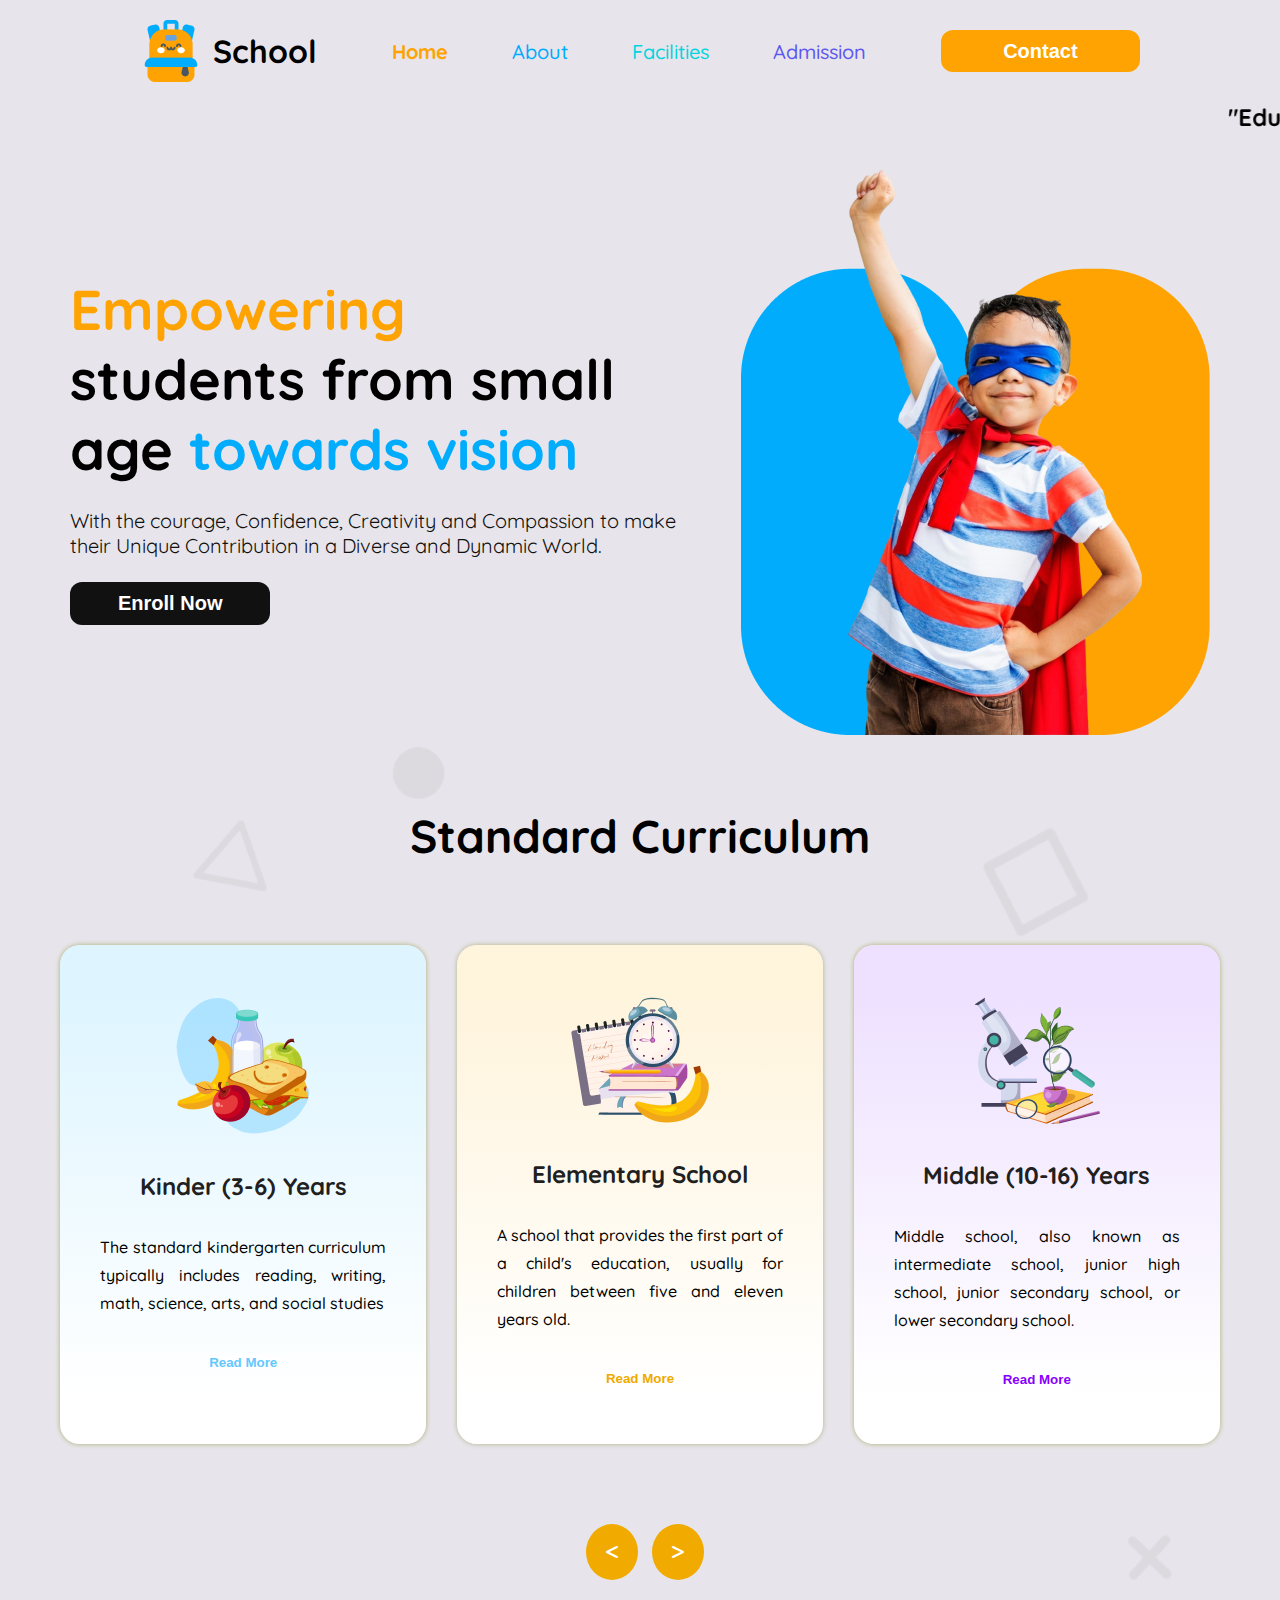
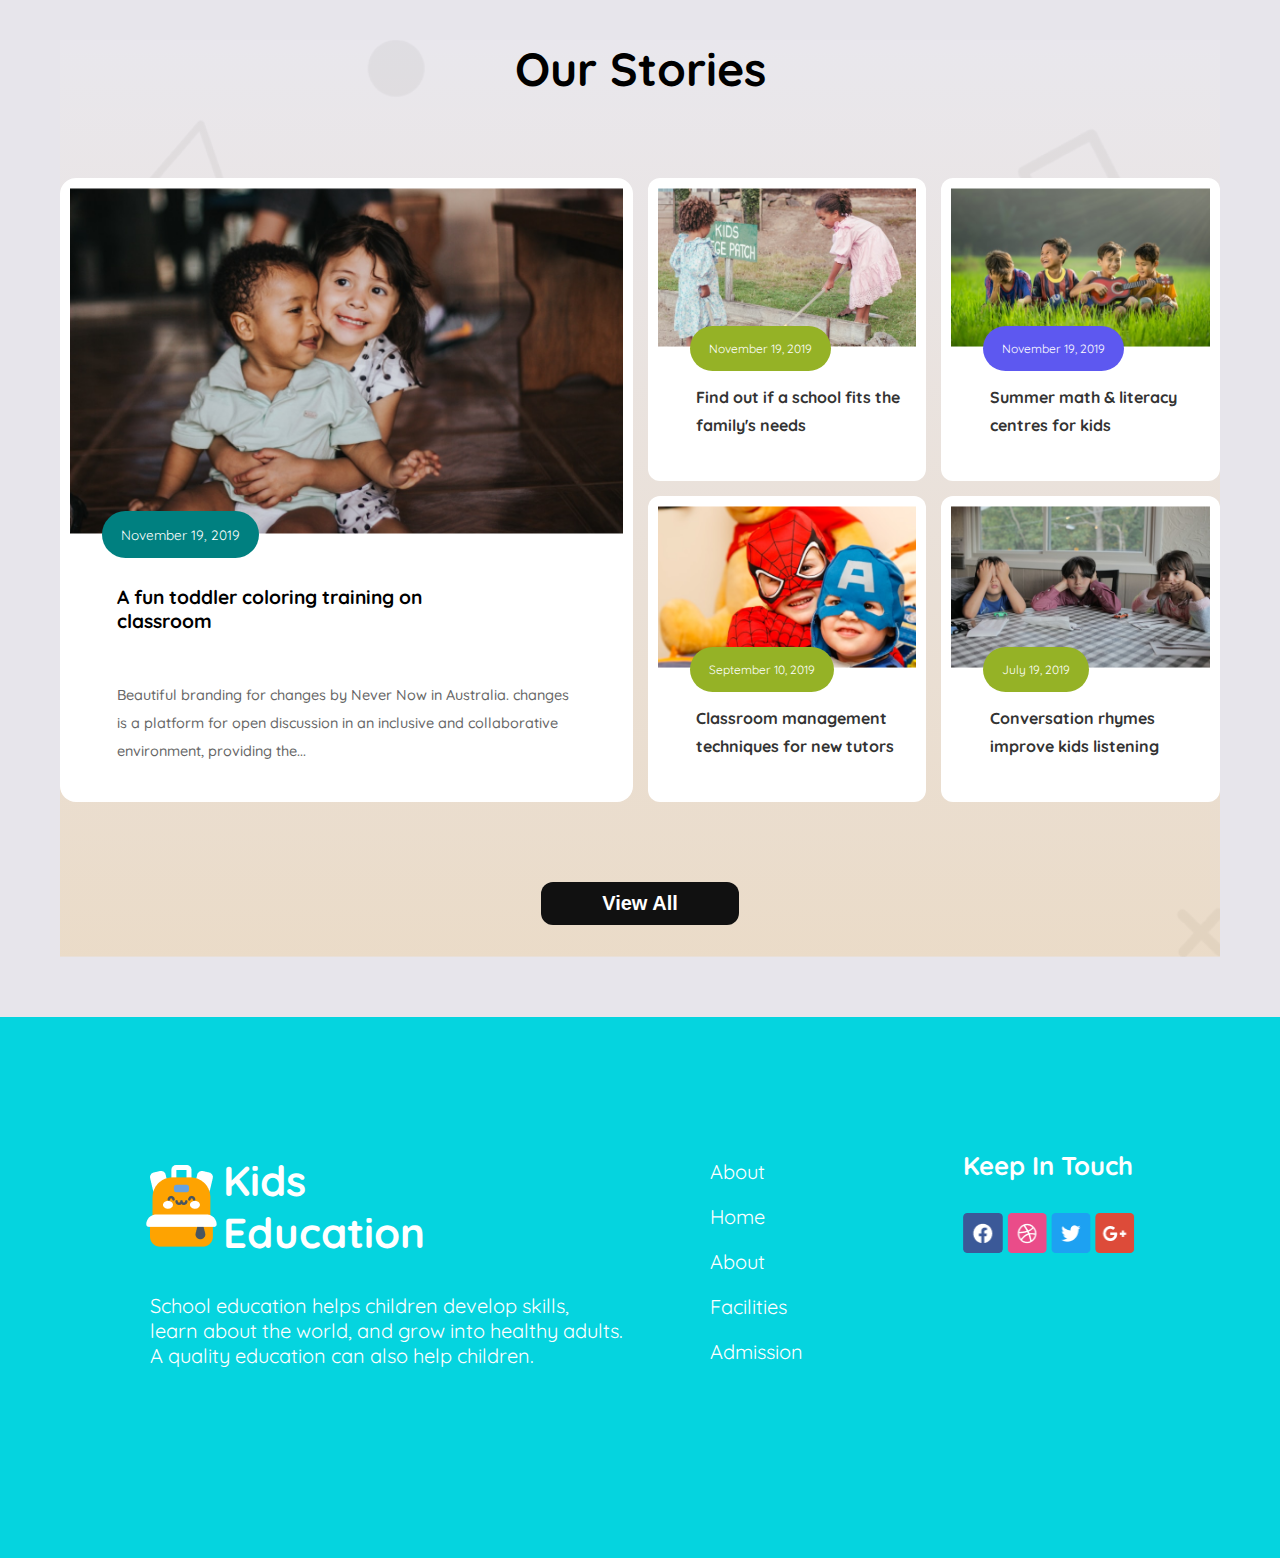
<file: index.html>
<!DOCTYPE html>
<html lang="en">
  <head>
    <meta charset="UTF-8" />
    <meta name="viewport" content="width=device-width, initial-scale=1.0" />
    <title>Kids-School</title>
    <link
      rel="stylesheet"
      href="https://cdnjs.cloudflare.com/ajax/libs/font-awesome/6.7.2/css/all.min.css"
    />
    <link rel="stylesheet" href="styles/school.css" />
  </head>
  <body class="quicksand-font">
    <header>
      <!-- nav section starts here -->
      <nav class="navbar">
        <div class="logo">
          <img src="./assets/logo.png" alt="" />
          <span class="school">School</span>
        </div>

        <ul class="links">
          <li><a class="home" href="">Home</a></li>
          <li><a class="about link-font" href="">About</a></li>
          <li><a class="facilities link-font" href="">Facilities</a></li>
          <li><a class="admission link-font" href="">Admission</a></li>
        </ul>

        <button class="primary-btn">Contact</button>
        <div class="navbar-icon">
          <span><i class="fa-solid fa-bars"></i></span>
        </div>
      </nav>
      <!-- nav section ends here -->

      <!-- hr & marquee tag here -->
      <hr class="hori" />
      <marquee>
        <h2>
          "Education is the most powerful weapon which you can use to change the
          world." – <span class="author"> Nelson Mandela</span>
        </h2>
      </marquee>

      <!-- banner section starts here -->
      <section class="banner">
        <div class="banner-section">
          <div class="banner-content">
            <h2 class="banner-title">
              <span class="organ-font">Empowering <br /></span> students from
              small<br />age <span class="sky-blue-font">towards vision</span>
            </h2>
            <p class="banner-description">
              With the courage, Confidence, Creativity and Compassion to make
              <br />
              their Unique Contribution in a Diverse and Dynamic World.
            </p>
            <button class="enroll-btn">Enroll Now</button>
          </div>
          <div class="banner-image">
            <img src="./assets/hero-kids.png" alt="Banner Image" />
          </div>
        </div>
      </section>
      <!-- banner section ends here -->
    </header>
    <main>
      <!-- standard-curriculum section starts here -->
      <section>
        <div class="standard-curriculum-section">
          <h3 class="curriculum-title">Standard Curriculum</h3>
          <div class="card-box">
            <div class="card-1">
              <img class="kinder" src="./assets/kinder.png" alt="kinder" />
              <h4 class="card-title">Kinder (3-6) Years</h4>
              <p class="card-description">
                The standard kindergarten curriculum typically includes reading,
                writing, math, science, arts, and social studies
              </p>

              <button class="kinder-card-btn">Read More</button>
            </div>

            <div class="card-2">
              <img
                class="kinder"
                src="./assets/elementary.png"
                alt="elementary"
              />
              <h4 class="card-title">Elementary School</h4>
              <p class="card-description">
                A school that provides the first part of a child's education,
                usually for children between five and eleven years old.
              </p>

              <button class="elementary-card-btn">Read More</button>
            </div>

            <div class="card-3">
              <img class="kinder" src="./assets/middle.png" alt="middle" />
              <h4 class="card-title">Middle (10-16) Years</h4>
              <p class="card-description">
                Middle school, also known as intermediate school, junior high
                school, junior secondary school, or lower secondary school.
              </p>

              <button class="middle-card-btn">Read More</button>
            </div>
          </div>
          <div class="arrow-item">
            <span><i class="less fa-solid fa-less-than"></i></span>
            <span><i class="grater fa-solid fa-greater-than"></i></span>
          </div>
        </div>
      </section>

      <!-- Story section starts here -->
      <section class="our-stories">
        <h1>Our Stories</h1>
        <div class="story-container">
          <div class="large-card">
            <div class="card-header">
              <img
                src="./assets/story-1.png"
                alt="A fun toddler coloring training"
              />
              <span class="date date-1">November 19, 2019</span>
            </div>
            <div class="content">
              <h2>
                A fun toddler coloring training on <br />
                classroom
              </h2>
              <p class="story-description">
                Beautiful branding for changes by Never Now in Australia.
                changes is a platform for open discussion in an inclusive and
                collaborative environment, providing the...
              </p>
            </div>
          </div>

          <div class="small-cards">
            <div class="story-card">
              <div class="card-header">
                <img
                  src="./assets/story-2.png"
                  alt="Find out if a school fits the  family's needs"
                />
                <span class="date date-2">November 19, 2019</span>
              </div>

              <div class="content">
                <h3>
                  Find out if a school fits the <br />
                  family's needs
                </h3>
              </div>
            </div>
            <div class="story-card">
              <div class="card-header">
                <img
                  src="./assets/story-3.png"
                  alt="Summer math & literacy centres for kids"
                />
                <span class="date date-3">November 19, 2019</span>
              </div>
              <div class="content">
                <h3>
                  Summer math & literacy <br />
                  centres for kids
                </h3>
              </div>
            </div>
            <div class="story-card">
              <div class="card-header">
                <img
                  src="./assets/story-4.png"
                  alt="Classroom management techniques"
                />
                <span class="date date-2">September 10, 2019</span>
              </div>
              <div class="content">
                <h3>
                  Classroom management <br />
                  techniques for new tutors
                </h3>
              </div>
            </div>
            <div class="story-card">
              <div class="card-header">
                <img
                  src="./assets/story-5.png"
                  alt="Conversation rhymes improve listening"
                />
                <span class="date date-2">July 19, 2019</span>
              </div>

              <div class="content">
                <h3>
                  Conversation rhymes <br />
                  improve kids listening
                </h3>
              </div>
            </div>
          </div>
        </div>
        <div class="btn-box">
          <button class="view-all">View All</button>
        </div>
      </section>
      <!-- Story section ends here -->
    </main>

    <!-- footer section stars here -->
    <footer>
      <div class="footer-section">
        <div class="footer-div">
          <div class="kids-education">
            <img class="group-img" src="./assets/Group 1.png" alt="">
            <span class="kids-edu"
              >Kids <br/>
              Education</span
            >
          </div>
          <p class="footer-description">
            School education helps children develop skills,<br />
            learn about the world, and grow into healthy adults. <br />
            A quality education can also help children.
          </p>
        </div>

        <div class="about-schools">
          <div class="school-footer">
            <div class="about-school">
              <ul class="link">
                <li><a class="footer-about" href="">About</a></li>
                <li><a href="">Home</a></li>
                <li><a href="">About</a></li>
                <li><a href="">Facilities</a></li>
                <li><a href="">Admission</a></li>
              </ul>
            </div>
            <div class="keep-in-touch">
              <h3 class="keep-title">Keep In Touch</h3>
              <div class="icons">
                <img src="./assets/fb.png" alt="" />
                <img src="./assets/dribble.png" alt="" />
                <img src="./assets/twitter.png" alt="" />
                <img src="./assets/google+.png" alt="" />
              </div>
            </div>
          </div>
        </div>
      </div>
    </footer>
    <!-- footer section ends here -->
  </body>
</html>
</file>
<file: styles/school.css>
@import url("https://fonts.googleapis.com/css2?family=Quicksand:wght@300..700&display=swap");
.quicksand-font {
  font-family: "Quicksand", serif;
  font-optical-sizing: auto;
  font-weight: normal;
  font-style: normal;
}
* {
  margin: 0;
  padding: 0;
  text-decoration: none;
  box-sizing: border-box;
}
:root {
  --Organ-color: #fea301;
  --Black-color: #111111;
  --Sky-blue-color: #01acfd;
}
body {
  max-width: 1440px;
  margin: 0 auto;
  background-color: rgb(231, 229, 235);
}

.primary-btn {
  padding: 0.6rem 3.9rem;
  border-radius: 0.75rem;
  border: none;
  background-color: var(--Organ-color);
  color: #ffffff;
  font-weight: 600;
  font-size: 1.25rem;
  transition: ease-in 0.3s;
}
.primary-btn:hover {
  background-color: rgb(107, 75, 16);
}

.school {
  font-size: 2rem;
  font-weight: 700;
  margin-left: 0.7rem;
}
.home {
  color: var(--Organ-color);
  font-size: 1.25rem;
  font-weight: 700;
}
.link-font {
  font-size: 1.25rem;
  font-weight: 500;
}
.about {
  color: var(--Sky-blue-color);
}
.facilities {
  color: #05d4df;
}
.admission {
  color: #5d58ef;
}

/* nav style starts here */
nav {
  max-width: 1160px;
  margin: 0 auto;
}
.navbar {
  display: flex;
  justify-content: space-between;
  align-items: center;
  margin: 1.25rem 8.75rem;
}
.links li {
  list-style: none;
  margin: 0 32px;
}
.logo {
  display: flex;
  align-items: center;
}
.links {
  display: flex;
  align-items: center;
}

.navbar-icon {
  display: none;
}
.author {
  color: rgb(228, 165, 16);
}

.hori {
  display: none;
  border-color: #df7605;
}
/* nav style ends here */

/* banner-section style starts here */
.banner {
  max-width: 1140px;
  margin: 0 auto;
}
.banner-section {
  display: flex;
  justify-content: space-between;
  align-items: center;
  gap: 3.1rem;
  margin-top: 1rem;
}
.organ-font {
  color: var(--Organ-color);
}
.sky-blue-font {
  color: var(--Sky-blue-color);
}
.banner-content {
  margin: 7.62rem 0;
}
.banner-title {
  font-size: 3.5rem;
  font-weight: 700;
}
.banner-description {
  font-size: 1.25rem;
  color: var(--Black-color);
  margin: 1.5rem 0;
}
.enroll-btn {
  padding: 0.62rem 3rem;
  background-color: var(--Black-color);
  font-size: 1.25rem;
  font-weight: 700;
  color: #ffffff;
  border-radius: 12px;
  border: none;
  transition: ease-in 0.3s;
}
.enroll-btn:hover {
  background-color: #582b2b;
}
.banner-image img {
  width: 100%;
}

/* banner-section style ends here */
/* main section style here */
main {
  max-width: 1160px;
  margin: 0 auto;
}

.standard-curriculum-section {
  background-image: url(../assets/bg.png);
  background-repeat: no-repeat;
  background-position: center;
  background-size: cover;
}
.curriculum-title {
  text-align: center;
  padding-top: 3.75rem;
  margin-bottom: 5rem;
  font-weight: 700;
  font-size: 46px;
}
.card-box {
  display: flex;
  justify-content: space-between;
  gap: 1.75rem;
  margin: 5rem 0;
  box-sizing: 0 0 28px rgba(0, 0, 0, 0.05);
}

.card-1 {
  max-width: 22.9rem;
  text-align: center;
  border-radius: 1.25rem;
  box-shadow: 0 0 5px rgb(172, 172, 114);
  background: linear-gradient(
    to top,
    rgba(255, 255, 255, 1) 10%,
    rgba(222, 245, 255, 1) 90%
  );
}
.card-2 {
  max-width: 22.9rem;
  text-align: center;
  border-radius: 1.25rem;
  box-shadow: 0 0 5px rgb(177, 177, 136);
  background: linear-gradient(
    to top,
    rgba(255, 255, 255, 1) 10%,
    rgba(255, 244, 220, 1) 90%
  );
}
.card-3 {
  max-width: 22.9rem;
  text-align: center;
  border-radius: 1.25rem;
  box-shadow: 0 0 5px rgb(174, 174, 111);
  background: linear-gradient(
    to top,
    rgba(255, 255, 255, 1) 10%,
    rgba(238, 225, 255, 1) 90%
  );
}
.kinder {
  margin-top: 3.25rem;
  text-align: center;
}
.kinder-card-btn {
  margin-top: 2.37rem;
  margin-bottom: 3.62rem;
  color: #64c8ff;
  font-weight: 700;
  border: none;
  background-color: #ffffff;
}
.elementary-card-btn {
  margin-top: 2.37rem;
  margin-bottom: 3.62rem;
  color: #f0aa00;
  font-weight: 700;
  border: none;
  background-color: #ffffff;
}
.middle-card-btn {
  margin-top: 2.37rem;
  margin-bottom: 3.62rem;
  color: #8700ff;
  font-weight: 700;
  border: none;
  background-color: #ffffff;
}
.card-title {
  margin: 2rem 0;
  font-size: 1.5rem;
  font-weight: 700;
  color: #202020;
}
.card-description {
  font-weight: 500;
  line-height: 1.75rem;
  padding: 0 2.5rem;
  text-align: justify;
}
.arrow-item {
  text-align: center;
  margin-top: 5rem;
  margin-bottom: 3.75rem;
}
.less {
  margin-left: 10px;
  background-color: #f0aa00;
  padding: 1.25rem;
  border-radius: 50%;
  color: #ffffff;
}
.grater {
  margin-left: 10px;
  background-color: #f0aa00;
  padding: 1.25rem;
  border-radius: 50%;
  color: #ffffff;
}
/* story section start here*/

.our-stories {
  max-width: 100%;
  max-height: 100%;
  background: linear-gradient(to top,
      rgba(246, 187, 84, 0.23),
      rgba(255, 255, 255, 0.093)
    ),
    url("../assets/bg.png");
  background-size: cover;
  background-position: center;
  background-repeat: no-repeat;
}

h1 {
  font-size: 2.9rem;
  color: #000000;
  font-weight: 700;
  text-align: center;
  margin-bottom: 5rem;
}

.story-container {

  display: grid;
  grid-template-columns: repeat(2, 1fr);
  gap: 15px;

}

.large-card {
  background: #fff;
  border-radius: 1rem;
  padding: 10px;
}

.large-card img {
  width: 100%;
}

.large-card .content {
  padding: 15px;
  text-align: left;
}

.large-card .date {
  font-size: 0.85rem;
  color: #777;
  display: block;
  background-color: teal;
  width: max-content;
  color: #ffffff;
  padding: 15px 19px;
  border-radius: 3rem;
}

.large-card h2 {
  font-size: 1.2rem;
  margin: 2rem 0 10px;
  font-weight: 700;
  padding: 0 2rem;
}

.large-card .story-description {
  font-size: 0.9rem;
  color: #666666;
  line-height: 28px;
  font-weight: 500;
  margin-top: 3rem;
  padding: 0 2rem;
}
.small-cards {
  display: grid;
  grid-template-columns: repeat(2, 1fr);
  gap: 15px;
}

.story-card {
  background: #fff;
  border-radius: 12px;
  padding: 10px;
  position: relative;
}

.story-card img {
  width: 100%;
}

.story-card .content {
  text-align: left;
}

.card-header {
    position: relative;
  }
  
  .card-header span {
    position: absolute;
    bottom: -1.25rem;
    left: 2rem;
  }
  

.story-card .date {
  font-size: 0.75rem;
  color: #777;
  display: block;
  width: max-content;
  color: #ffffff;
  padding: 15px 19px;
  border-radius: 47px;
}

.date-1 {
  background-color: #3cd8e8;
}
.date-2 {
  background-color: #95b226;
}
.date-3 {
  background-color: #5d58f0;
}

.story-card h3 {
  font-size: 1rem;
  margin: 0;
  color: #333;
  margin-top: 2rem;
  margin-bottom: 2rem;
  margin-left: 2.4rem;
  line-height: 1.75rem;
}

.btn-box {
  text-align: center;
  margin: 80px 0px 60px;
}
.view-all {
  text-align: center;
  font-size: 1.25rem;
  font-weight: 700;
  color: #ffffff;
  background-color: #111111;
  border: none;
  border-radius: 12px;
  padding: 0.6rem 3.8rem;
  cursor: pointer;
  margin-bottom: 2rem;
}

.view-all:hover {
  background-color: #555;
}
/* story section ends here*/
/* footer section start here */

.footer-section {
  max-width: 1440px;
  margin: 0 auto;
  display: grid;
  grid-template-columns: repeat(2, 1fr);
  align-items: center;
  background-color: #05d4df;
  padding-top: 7.63rem;
  padding-bottom: 10.87rem;
  padding-left: 8.75rem;
  margin-top: 0;
}
.kids-education {
  display: flex;
  align-items: center;
}
.school-footer {
  display: flex;
}
.keep-in-touch {
  margin-left: 10rem;
}
.link li {
  list-style: none;
  margin-left: 1.25rem;
  margin: 1.25rem 0;
}
.link li a {
  font-size: 1.25rem;
  color: #ffffff;
}
.link li.footer-about {
  font-size: 1.5rem;
  color: #761919;
  margin-bottom: 2rem;
}
.group-img {
  max-width: 5.18rem;
  max-height: 5.12rem;
}
.kids-edu {
 
  font-size: 2.62rem;
  font-weight: 700;
  color: #ffffff;
 
}
.footer-description {
  font-size: 1.25rem;
  color: #ffffff;
  margin-left: 10px;
  margin-top: 2.18rem;
}
.keep-title {
  font-size: 1.6rem;
  font-weight: 700;
  color: #ffffff;
  margin-top: 10px;
  margin-bottom: 2rem;
}
.icons img {
  border-radius: 4px;
  width: 2.5rem;
  height: 2.5rem;
}

/* footer section ends here */


/* Media query  */
@media screen and (max-width: 576px) {


  .school {
    display: none;
  }
  .navbar {
    margin: 1.25rem 1rem;
  }
  .primary-btn {
    display: none;
  }
  .links li {
    display: none;
  }
  .navbar-icon {
    display: block;
  }
  .hori {
    display: block;
  }
  .banner-section {
    flex-direction: column-reverse;
    text-align: center;
  }
  .banner-title {
    font-size: 2rem;
  }
  .banner-description {
    font-size: 0.9rem;
  }
  .banner-content {
    margin: 20px 0;
  }
  .banner-image {
    margin: 0 10px;
  }
  .card-box {
    flex-direction: column;
    gap: 20px;
    margin: 20px;
  }
  .arrow-item {
    display: none;
  }

  .story-container {
    grid-template-columns: 1fr;
  }
  .large-card {
    display: none;
  }
  .small-cards {
    grid-template-columns: repeat(2, 1fr);
    padding: 10px;
  }
  .date {
    padding: 8px !important;
  }

  .card-header span {
    position: absolute;
    bottom: -10px;
    left: 12px;
  }
  .story-card h3 {
    margin: 2rem 0rem 2rem 1rem;
  }

  .footer-section {
    grid-template-columns: 1fr;
  }
  .school-footer {
    flex-direction: column;
    margin-left: 10px;
  }

  .link li {
    list-style: none;
    margin-left: 0px;
    margin: 20px 0;
  }
  .keep-in-touch {
    margin-left: 10px;
  }

  .footer-section {
    padding: 10px;
  }
}
</file>
